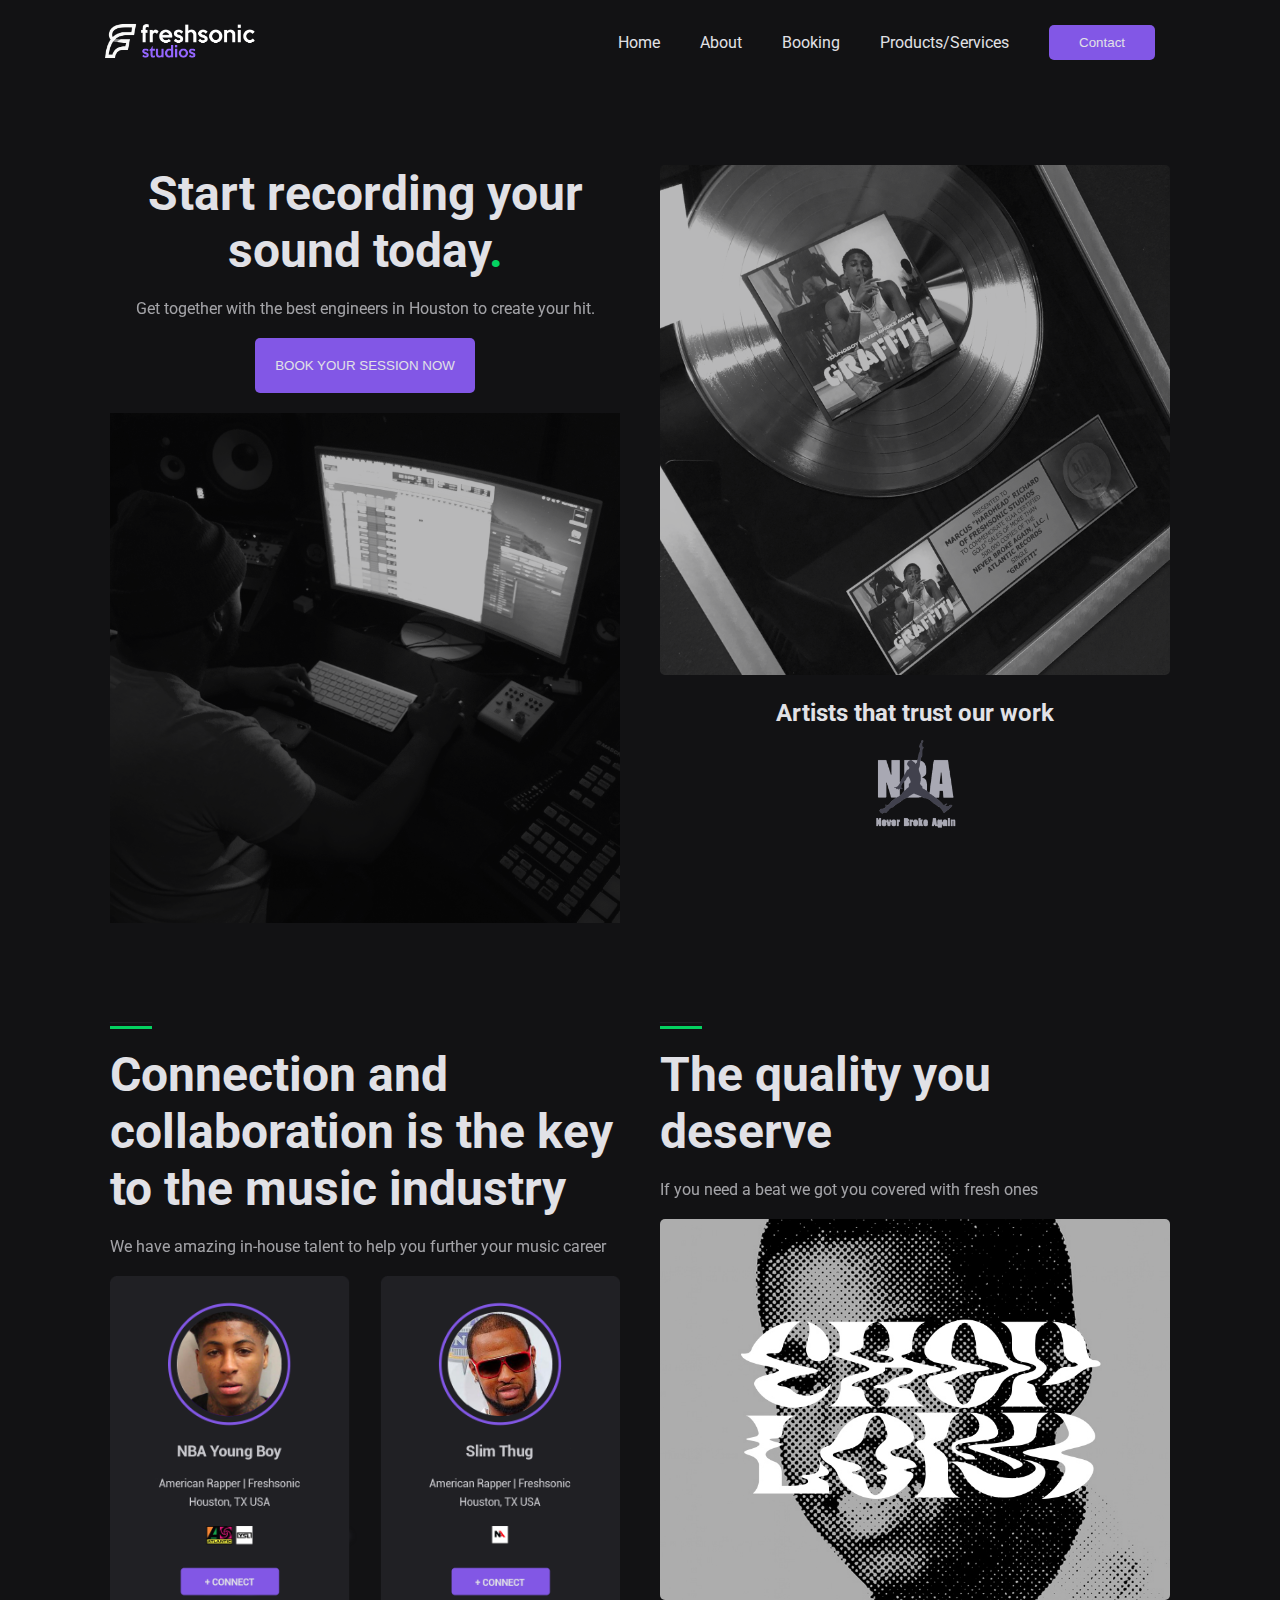
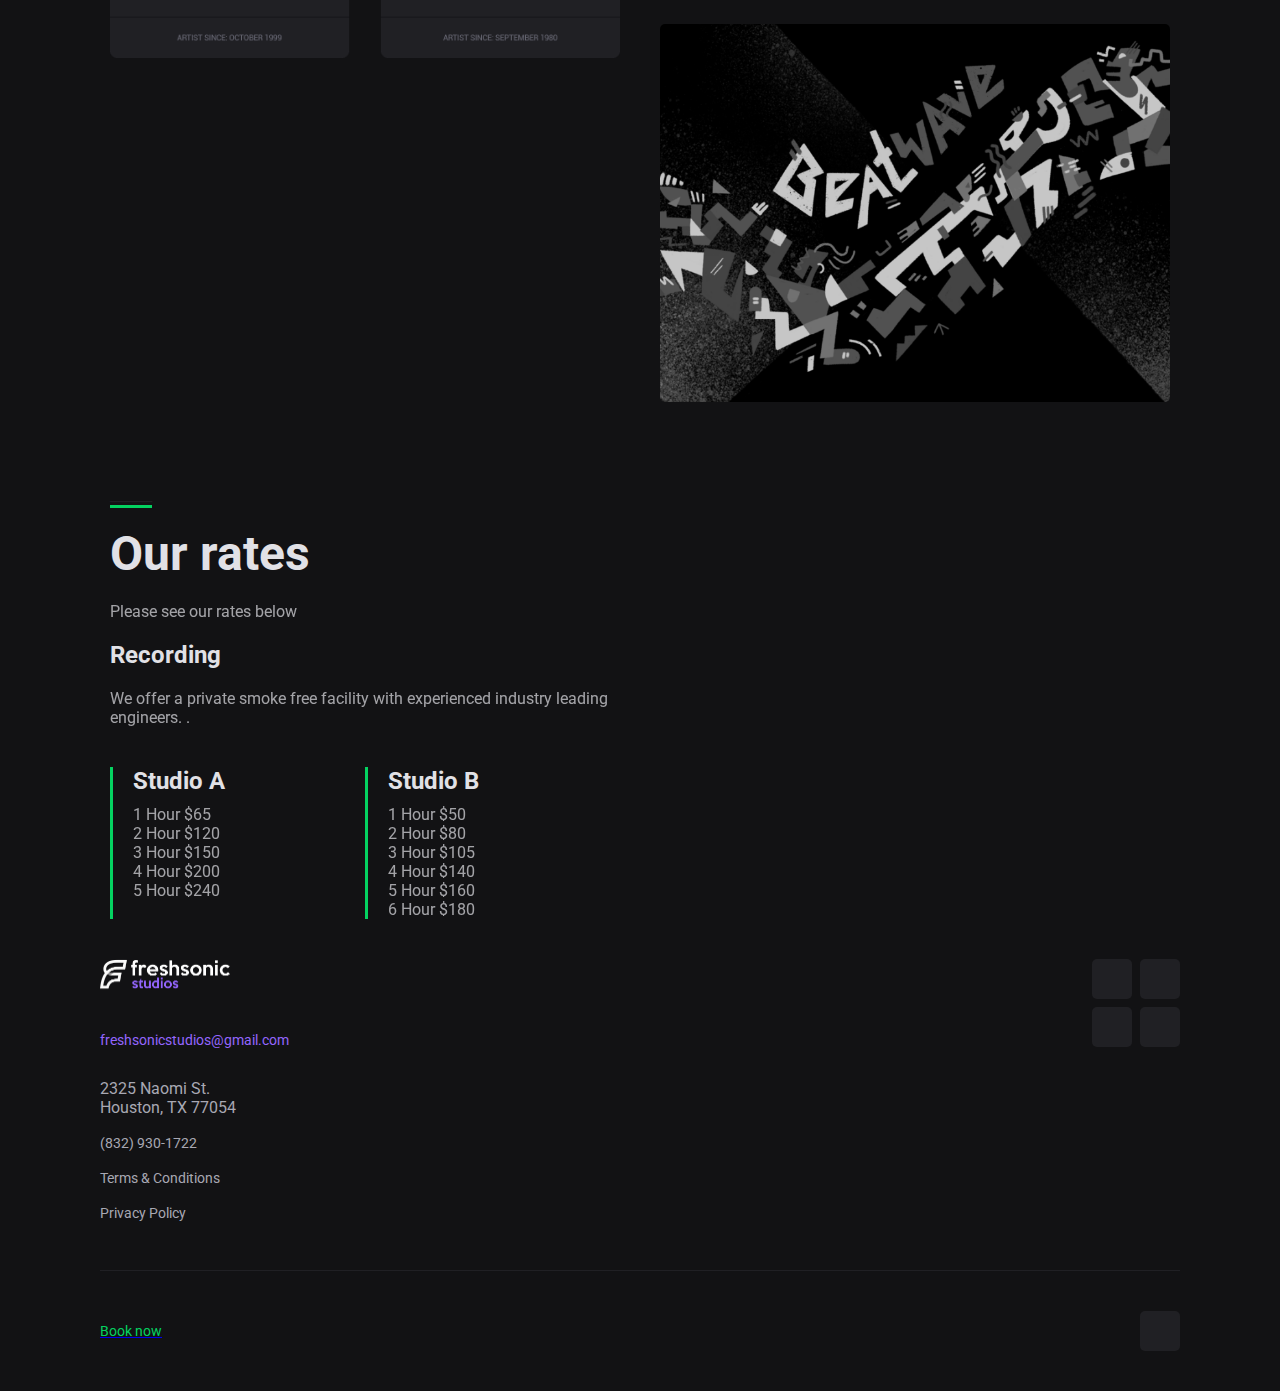
<file: index.html>
<!DOCTYPE html>
<html lang="en">
<head>

    <title>Best recording studio in Houston</title>

    <!-- Meta -->
    <meta charset="UTF-8">
    <meta name="viewport" content="width=device-width, initial-scale=1.0">
    <meta name="author" content="Pedro Lopes">

    <!-- Links -->
    <link href="assets/favicon.png" rel="icon" type="image/png">
    <link rel="stylesheet" href="styles/main.css">

    <!-- Fonts -->
    <link href="https://fonts.googleapis.com/css2?family=Roboto:wght@100;300;400;500;700;900&display=swap" rel="stylesheet">

    <!-- CDN -->
    <link rel="stylesheet" href="https://use.fontawesome.com/releases/v5.15.1/css/all.css" integrity="sha384-vp86vTRFVJgpjF9jiIGPEEqYqlDwgyBgEF109VFjmqGmIY/Y4HV4d3Gp2irVfcrp" crossorigin="anonymous">

    <!--Open Graph Protocol -->
    <meta property="og:title" content="Freshsonic Studios">
    <meta property="og:type" content="website">
    <meta property="og:url" content="https://www.freshsonicstudios.com/index.html">
    <meta property="og:image" content="assets/opengraph.png">
    <meta property="og:description" content="Best recording studio in Houston, TX."/>

    <!-- Scripts -->
    <script src="scripts/main.js" defer></script>


</head>
<body>
    <header id="top">
        <div class="nav">
            <img src="assets/logo.png" alt="Freshsonic Studios Logo">
            <button class="hamburger" id="hamburger">
                <i class="fas fa-bars"></i>
            </button>
            <div class="nav-ul" id="nav-ul">
                <li><a href="index.html">Home</a></li>
                <li><a href="about.html">About</a></li>
                <li><a href="https://www.genbook.com/bookings/slot/reservation/30216484">Booking</a></li>
                <li><a href="products.html">Products/Services</a></li>
                <li><a href="mailto:freshsonicstudios@gmail.com"><button>Contact</button></a></li>
                <ul class="social">
                    <li><a href="https://www.instagram.com/freshsonic/"><i class="fab fa-instagram"></i></a></li>
                    <li><a href="https://www.facebook.com/FreshSonicStudios/"><i class="fab fa-facebook"></i></a></li>
                    <li><a href="https://www.youtube.com/channel/UCmlp7F2vHjET_5No3iZdjwg?view_as=subscriber"><i class="fab fa-youtube"></i></a></li>
                    <li><a href="https://soundcloud.com/freshsonic-studios"><i class="fab fa-soundcloud"></i></a></li>
                </ul>
            </div>
        </div>
        
    </header>
    <main id="home-page">
        <div class="container">
            <h1>Start recording your sound today<span style="color:var(--color-green);">.</span></h1>
            <p>Get together with the best engineers in Houston to create your hit.</p>
            <a href="https://www.genbook.com/bookings/slot/reservation/30216484"><button>Book your session now</button></a>
            <img id="engineer" src="assets/engineer2.jpg" alt="engineer2">
        </div>
        <div class="container" id="artist-trust">
            <img id="gold-record" src="assets/gold-record.jpg" alt="Gold Record">
            <h2>Artists that trust our work</h2>
            <img id="artists" src="assets/nba-young-boy-logo.png" alt="NBA Young boy">
        </div>
        <div class="container" id="c3">
            <span>______</span>
            <h1>Connection and collaboration is the key to the music industry</h1>
            <p>We have amazing in-house talent to help you further your music career</p>
            <img src="assets/profile.png" alt="Artists profile">
        </div>
        <div class="container" id="c4">
            <span>______</span>
            <h1>The quality you deserve</h1>
            <p>If you need a beat we got you covered with fresh ones</p>
            <div class="wrapper">
                <div class="beat-card">
                    <img id="beat" src="assets/beat1.png" alt="Beat 1">
                </div>
                <div class="beat-card">
                    <img id="beat" src="assets/beat2.png" alt="Beat 2">
                </div>
            </div>
        </div>
        <div class="container" id="c5">
            <span>______</span>
            <h1>Our rates</h1>
            <p>Please see our rates below</p>
            <div class="wrapper">
                <h2>Recording</h2>
                <p>We offer a private smoke free facility with experienced industry leading engineers. .</p>
                <div class="rates-container">
                    <div class="rates-card">
                        <h2>Studio A</h2>
                        <p>
                            1 Hour $65<br>
                            2 Hour $120<br>
                            3 Hour $150<br>
                            4 Hour $200<br>
                            5 Hour $240<br>
                        </p>
                    </div>
                    <div class="rates-card">
                        <h2>Studio B</h2>
                        <p>
                            1 Hour $50<br>
                            2 Hour $80<br>
                            3 Hour $105<br>
                            4 Hour $140<br>
                            5 Hour $160<br>
                            6 Hour $180<br>
                        </p>
                    </div>
                </div>

            </div>
        </div>

    </main>
    <footer>
        <div class="grid-container">
            <img id="footer-logo" src="assets/logo.png" alt="Freshsonic Logo">

            <ul id="footer-links">
                <li style="color:var(--color-text);">2325 Naomi St.<br>Houston, TX 77054</li>
                <li><a href="tel:8329301722">(832) 930-1722</a></li>
                <li><a href="">Terms & Conditions</a></li>
                <li><a href="">Privacy Policy</a></li>
            </ul>

            <ul id="social-links">
                <li><a href="https://www.instagram.com/freshsonic/"><i class="fab fa-instagram"></i></a></li>
                <li><a href="https://www.facebook.com/FreshSonicStudios/"><i class="fab fa-facebook"></i></a></li>
                <li><a href="https://www.youtube.com/channel/UCmlp7F2vHjET_5No3iZdjwg?view_as=subscriber"><i class="fab fa-youtube"></i></a></li>
                <li><a href="https://soundcloud.com/freshsonic-studios"><i class="fab fa-soundcloud"></i></a></li>
            </ul>

            <a id="footer-email" href="mailto:freshsonicstudios@gmail.com">freshsonicstudios@gmail.com</a>

            <div id="footer-bottom">
                <a href="https://www.genbook.com/bookings/slot/reservation/30216484"><p>Book now</p></a>
                <button><a href="#top"><i class="fa fa-arrow-up"></i></a></button>
            </div>
        </div>
    </footer>
</body>
</html>
</file>
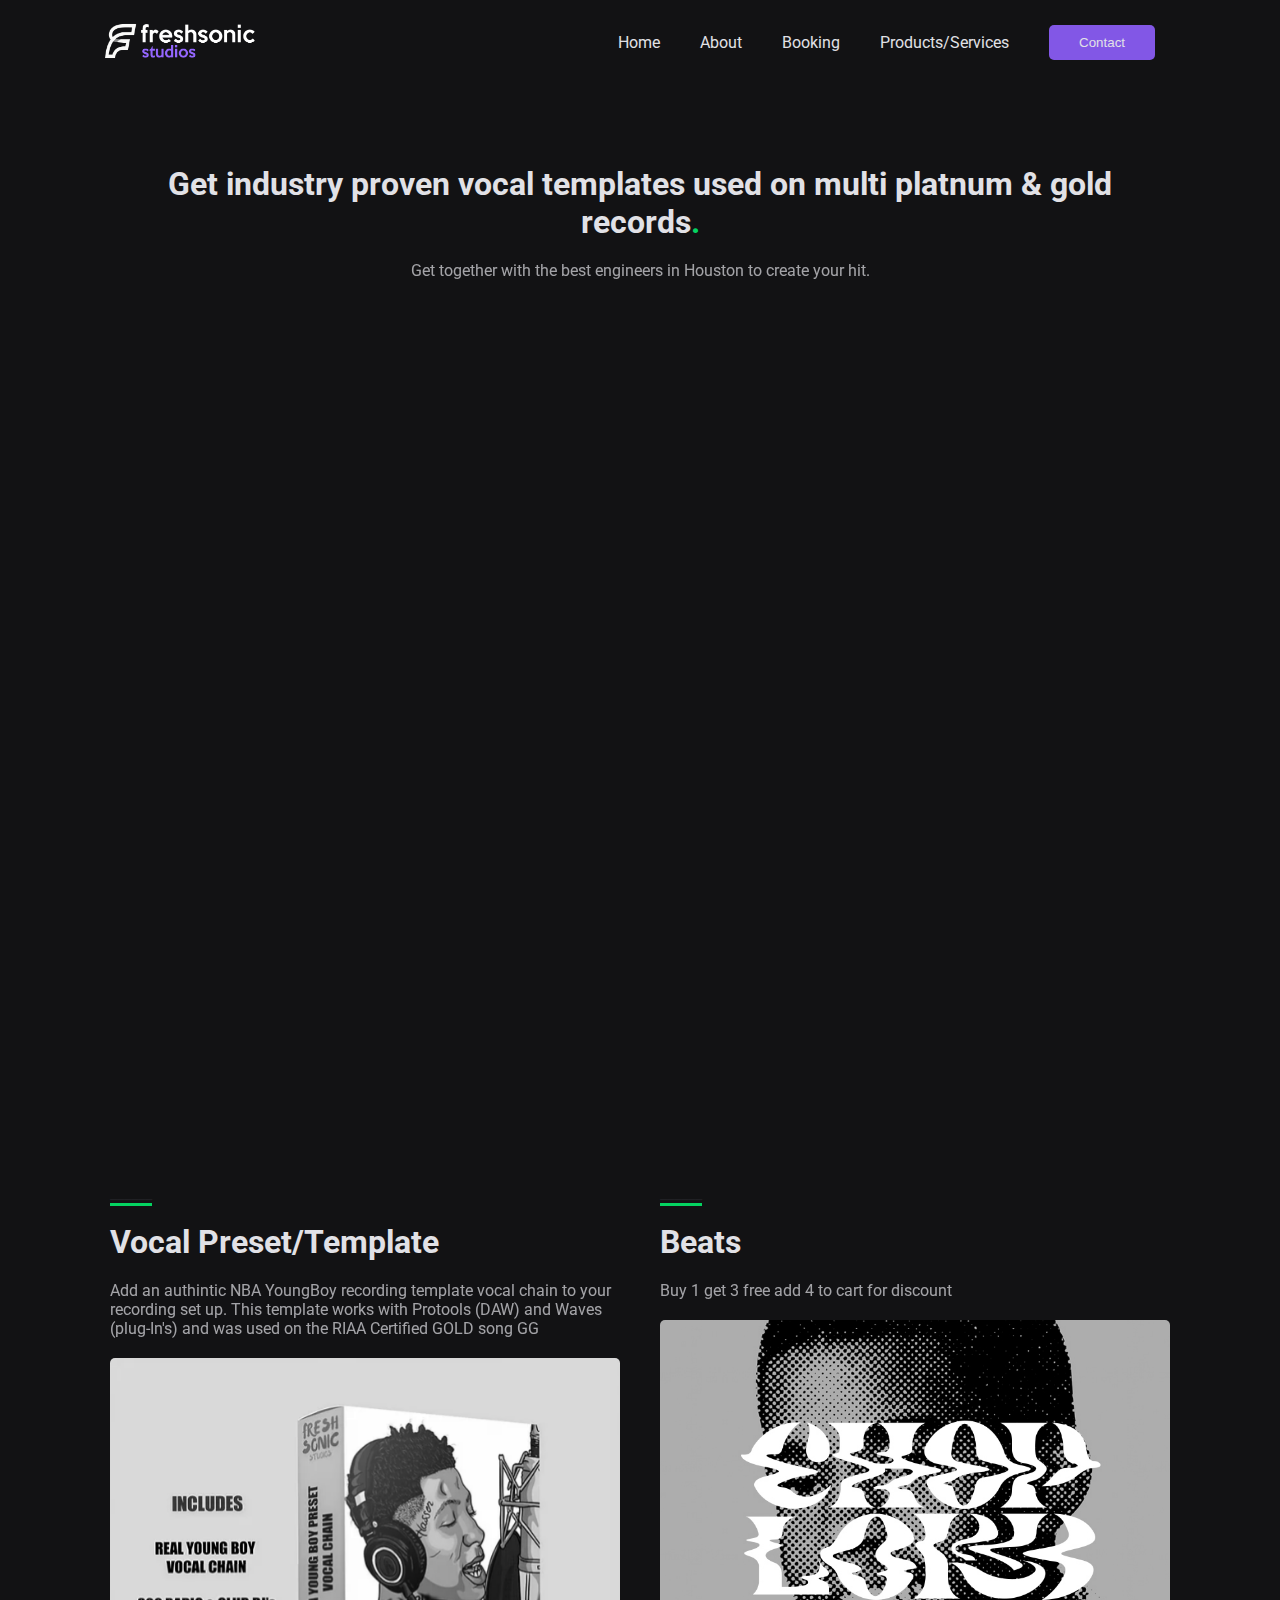
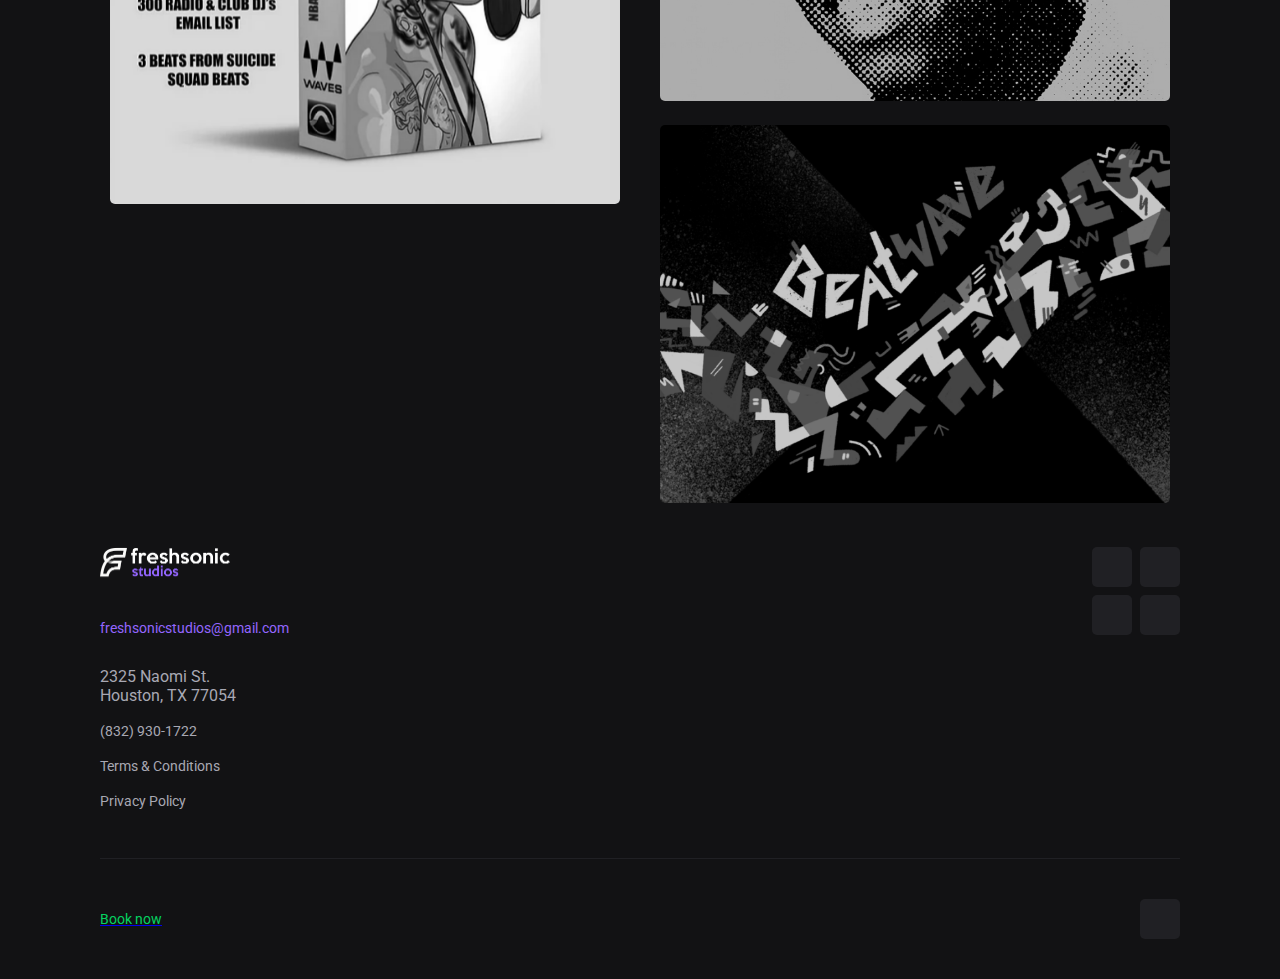
<file: products.html>
<!DOCTYPE html>
<html lang="en">
<head>

    <title>The best tools in Houston for recording</title>

    <!-- Meta -->
    <meta charset="UTF-8">
    <meta name="viewport" content="width=device-width, initial-scale=1.0">
    <meta name="author" content="Pedro Lopes">

    <!-- Links -->
    <link href="assets/favicon.png" rel="icon" type="image/png">
    <link rel="stylesheet" href="styles/main.css">

    <!-- Fonts -->
    <link href="https://fonts.googleapis.com/css2?family=Roboto:wght@100;300;400;500;700;900&display=swap" rel="stylesheet">

    <!-- CDN -->
    <link rel="stylesheet" href="https://use.fontawesome.com/releases/v5.15.1/css/all.css" integrity="sha384-vp86vTRFVJgpjF9jiIGPEEqYqlDwgyBgEF109VFjmqGmIY/Y4HV4d3Gp2irVfcrp" crossorigin="anonymous">

    <!--Open Graph Protocol -->
    <meta property="og:title" content="Freshsonic Studios">
    <meta property="og:type" content="website">
    <meta property="og:url" content="https://www.freshsonicstudios.com/products.html">
    <meta property="og:image" content="assets/opengraph-products.png">
    <meta property="og:description" content="The best tools in Houston for recording."/>

    <!-- Scripts -->
    <script src="scripts/main.js" defer></script>


</head>
<body>
    <header id="top">
        <div class="nav">
            <img src="assets/logo.png" alt="Freshsonic Studios Logo">
            <button class="hamburger" id="hamburger">
                <i class="fas fa-bars"></i>
            </button>
            <div class="nav-ul" id="nav-ul">
                <li><a href="index.html">Home</a></li>
                <li><a href="about.html">About</a></li>
                <li><a href="https://www.genbook.com/bookings/slot/reservation/30216484">Booking</a></li>
                <li><a href="products.html">Products/Services</a></li>
                <li><a href="mailto:freshsonicstudios@gmail.com"><button>Contact</button></a></li>
                <ul class="social">
                    <li><a href="https://www.instagram.com/freshsonic/"><i class="fab fa-instagram"></i></a></li>
                    <li><a href="https://www.facebook.com/FreshSonicStudios/"><i class="fab fa-facebook"></i></a></li>
                    <li><a href="https://www.youtube.com/channel/UCmlp7F2vHjET_5No3iZdjwg?view_as=subscriber"><i class="fab fa-youtube"></i></a></li>
                    <li><a href="https://soundcloud.com/freshsonic-studios"><i class="fab fa-soundcloud"></i></a></li>
                </ul>
            </div>
        </div>
        
    </header>
    <main id="products-page">
        <div class="container">
            <h1>Get industry proven vocal templates used on multi platnum & gold records<span style="color:var(--color-green);">.</span></h1>
            <p>Get together with the best engineers in Houston to create your hit.</p>
            <iframe width="560" height="315" src="https://www.youtube.com/embed/25QI6wS48aU" frameborder="0" allow="accelerometer; autoplay; clipboard-write; encrypted-media; gyroscope; picture-in-picture" allowfullscreen></iframe>
        </div>
        <div class="container-products">
            <div class="container" id="c1">
                <span>______</span>
                <h1>Vocal Preset/Template</h1>
                <p>Add an authintic NBA YoungBoy recording template vocal chain to your recording set up. This template works with Protools (DAW) and Waves (plug-In's) and was used on the RIAA Certified GOLD song GG</p>
                <div class="wrapper">
                    <div class="beat-card">
                        <img id="beat" src="assets/product1.png" alt="Beat 1">
                    </div>
                </div>
            </div>
            <div class="container" id="c1">
                <span>______</span>
                <h1>Beats</h1>
                <p>Buy 1 get 3 free add 4 to cart for discount</p>
                <div class="wrapper">
                    <div class="beat-card">
                        <img id="beat" src="assets/beat1.png" alt="Beat 1">
                    </div>
                    <div class="beat-card">
                        <img id="beat" src="assets/beat2.png" alt="Beat 1">
                    </div>
                </div>
            </div>
        </div>
        
       
    </main>
    <footer>
        <div class="grid-container">
            <img id="footer-logo" src="assets/logo.png" alt="Freshsonic Logo">

            <ul id="footer-links">
                <li style="color:var(--color-text);">2325 Naomi St.<br>Houston, TX 77054</li>
                <li><a href="tel:8329301722">(832) 930-1722</a></li>
                <li><a href="">Terms & Conditions</a></li>
                <li><a href="">Privacy Policy</a></li>
            </ul>

            <ul id="social-links">
                <li><a href="https://www.instagram.com/freshsonic/"><i class="fab fa-instagram"></i></a></li>
                <li><a href="https://www.facebook.com/FreshSonicStudios/"><i class="fab fa-facebook"></i></a></li>
                <li><a href="https://www.youtube.com/channel/UCmlp7F2vHjET_5No3iZdjwg?view_as=subscriber"><i class="fab fa-youtube"></i></a></li>
                <li><a href="https://soundcloud.com/freshsonic-studios"><i class="fab fa-soundcloud"></i></a></li>
            </ul>

            <a id="footer-email" href="mailto:freshsonicstudios@gmail.com">freshsonicstudios@gmail.com</a>

            <div id="footer-bottom">
                <a href="https://www.genbook.com/bookings/slot/reservation/30216484"><p>Book now</p></a>
                <button><a href="#top"><i class="fa fa-arrow-up"></i></a></button>
            </div>
        </div>
    </footer>
</body>
</html>
</file>
<file: styles/main.css>
:root {
    --color-background: #121214;
    --color-green: #04d361;
    --color-red: #e83f5b;
    --color-orange: #fd951f;
    --color-yellow: #f7df1e;
    --color-primary: #8257e6;
    --color-primary-hover: #9466ff;
    --color-secondary: #e1e1e6;
    --color-text: #a8a8b3;
    --color-support: #737380;
    --color-shape: #202024;
    --color-shape-hover: #29292e;
    --color-icons: #41414d;
    --color-borders: #323238;
    --color-black: #0d0d0f;
}

* {
    margin:0;
    padding:0;
    box-sizing: border-box;
}

body {
    background: var(--color-background);
    font-family: 'Roboto', sans-serif;
}

li {
    list-style-type: none;
}

/* NAV STYLING */
header .nav {
    display:flex;
    flex-wrap: wrap;
    align-items: center;
    justify-content: space-between;
    padding: 15px;
}

header .nav img {
    width:150px;
}

header .nav-ul {
    display:flex;
    align-items: center;
    justify-content: center;
    padding:0;
}

header .nav-ul li a {
    display: inline-block;
    color: var(--color-secondary);;
    padding: 10px 20px;
    text-decoration: none;
}

header .nav-ul li a button {
    padding: 10px 30px;
    background: var(--color-primary);
    border: none;
    border-radius: 5px;
    color: var(--color-secondary);
}

header .nav-ul li a button:hover {
    background: var(--color-primary-hover);
}

header .nav-ul .social {
    display:flex;
}

header .nav-ul .social li a {
    display: inline-block;
    color: var(--color-secondary);
    font-family: 'Roboto', sans-serif;
    padding: 10px;
    text-decoration: none;
}

header .nav-ul .social li a i {
    font-size:1.5rem;
}

header .nav .hamburger {
    background-color: transparent;
    border:0;
    color: var(--color-secondary);
    cursor:pointer;
    font-size: 20px;
    display:none;
}

header .nav .hamburger:focus {
    outline:none;
}

/* HOME */

#home-page .container{
    padding: 80px 20px 0;
    color: var(--color-secondary);
    text-align: center;
}

#home-page .container h1 {
    margin-bottom: 20px;
}

#home-page .container p {
    opacity: .7;
    margin-bottom: 20px;;
}

#home-page .container button {
    background: var(--color-primary);
    border: none;
    text-transform: uppercase;
    color: var(--color-secondary);
    padding: 20px 20px;
    border-radius: 5px;
}

#home-page .container button:hover {
    background: var(--color-primary-hover);
}

#home-page .container #engineer {
    margin-top: 20px;
    width: 100%;
    opacity: 0.7;
    filter: grayscale(100%);
}

#home-page .container #artists {
    margin-top: 10px;
    width: 100px;
}

#home-page #c3 {
    text-align: left;
}

#home-page #c3 span {
    color: var(--color-shape);
    border-bottom: 3px solid var(--color-green);
}

#home-page #c3 h1 {
    margin-top: 20px;;
}

#home-page #c3 img {
    width: 100%;
    margin-bottom: 20px;;
}

#home-page #c4 {
    text-align: left;
}

#home-page #c4 span {
    color: var(--color-shape);
    border-bottom: 3px solid var(--color-green);
}

#home-page #c4 h1 {
    margin-top: 20px;;
}

#home-page #c4 img {
    width: 100%;
}

#home-page #c4 .wrapper {
    display: grid;
    grid-template-columns: repeat(1,1fr);
    gap:20px;
}

#home-page #c4 .wrapper .beat-card #beat {
    border-radius: 5px;
    filter: grayscale(100%);
}

#home-page #c4 .wrapper .beat-card #beat:hover {
    filter: grayscale(0%);
}

#home-page #c5 {
    text-align: left;
}

#home-page #c5 span {
    color: var(--color-shape);
    border-bottom: 3px solid var(--color-green);
}

#home-page #c5 h1 {
    margin-top: 20px;;
}

#home-page #c5 img {
    width: 100%;
}

#home-page #c5 .wrapper {
    display: grid;
    grid-template-columns: repeat(1,1fr);
    gap:20px;
}

#home-page #c5 .wrapper .rates-container {
    display:grid;
    grid-template-columns: repeat(2, 1fr);
    justify-content: space-evenly;
}

#home-page #c5 .wrapper .rates-card {
    border-left: 3px solid var(--color-green);
    padding-left: 20px;
}

#home-page #c5 .wrapper .rates-card h2 {
    margin-bottom: 10px;
}

#home-page #c5 .wrapper .rates-card p {
    margin:0;
}

/* ABOUT */

#about-page .container{
    padding: 80px 20px 0;
    color: var(--color-secondary);
    text-align: center;
}

#about-page .container h1 {
    margin-bottom: 20px;
}

#about-page .container p {
    opacity: .7;
    margin-bottom: 20px;;
}

#about-page .container h2 {
    margin-top: 20px;
}

#about-page .container img {
    margin-top: 20px;
    width: 100%;
    /* height:300px; */
    opacity: 0.7;
    filter: grayscale(100%);
    margin-bottom: 20px;
    border-radius: 5px;
}

#about-page .container img:hover {
    filter: grayscale(0%);
}

#about-page .container button {
    background: var(--color-primary);
    border: none;
    text-transform: uppercase;
    color: var(--color-secondary);
    padding: 20px 20px;
    border-radius: 5px;
    margin-bottom: 40px;
}

#about-page .container button:hover {
    background: var(--color-primary-hover);
}

#about-page .container #studio {
    margin-top: 20px;
    width: 100%;
    opacity: 0.7;
    filter: grayscale(100%);
    margin-bottom: 20px;
    border-radius: 5px;
}

#about-page .container #studio:hover {
    filter: grayscale(0%);
}

#about-page #c1 {
    text-align: left;
}

#about-page #c1 span {
    color: var(--color-shape);
    border-bottom: 3px solid var(--color-green);
}

#about-page #c1 h1 {
    margin-top: 20px;;
}

#about-page #c1 img {
    width: 100%;
}

#about-page #c1 .wrapper .studio-card #studio {
    border-radius: 5px;
    filter: grayscale(100%);
}

#about-page #c1 .wrapper .studio-card #studio:hover {
    filter: grayscale(0%);
}

/* PRODUCTS */

#products-page .container{
    padding: 80px 20px 0;
    color: var(--color-secondary);
    text-align: center;
}

#products-page .container h1 {
    margin-bottom: 20px;
}

#products-page .container p {
    opacity: .7;
    margin-bottom: 20px;;
}

#products-page .container iframe {
    width: 100%;
}

#products-page #c1 {
    text-align: left;
}

#products-page #c1 span {
    color: var(--color-shape);
    border-bottom: 3px solid var(--color-green);
}

#products-page #c1 h1 {
    margin-top: 20px;
}

#products-page #c1 img {
    width: 100%;
}

#products-page #c1 .wrapper {
    display: grid;
    grid-template-columns: repeat(1,1fr);
    gap:20px;
}

#products-page #c1 .wrapper .beat-card #beat {
    border-radius: 5px;
    filter: grayscale(100%);
}

#products-page #c1 .wrapper .beat-card #beat:hover {
    filter: grayscale(0%);
}

/* FOOTER */

footer {
    padding: 40px 0 40px 0;
}

footer .grid-container {
    display:grid;
    grid-template-columns: repeat(2,1fr);
    justify-items: flex-end;
    grid-column-gap: 0;
    grid-row-gap:32px;
    padding: 0 20px !important;

    -webkit-box-align: center;

    align-items: center;

    width:100%;
    max-width: 1120px;
    margin:auto;
}

footer .grid-container #footer-logo {
    align-self: flex-start;
    grid-area: 1 / 1;
    max-width:130px;
    justify-self: flex-start;
}

footer .grid-container #footer-links {
    grid-area: 2 / 1;
    flex-direction: column;
    align-items: flex-start;
    display: flex;
    -webkit-box-pack: end;
    justify-content: flex-end;
    -webkit-box-align: center;
    width: 100%;
    list-style: none;
}

footer .grid-container #footer-links li {
    margin-bottom: 16px;
    margin-right: 24px;
}

footer .grid-container #footer-links li a {
    font-size: 14px;
    line-height: 16px;
    color: var(--color-text);
    -webkit-text-decoration: none;
    text-decoration: none;
}

footer .grid-container #social-links {
    width: auto;
    display:grid;
    grid-template-columns: repeat(2,40px);
    grid-auto-flow: row;
    grid-area: 1 / 2;
    justify-self: flex-end;
    grid-gap: 8px;
    list-style: none;
}

footer .grid-container #social-links li {
    background: var(--color-shape);
    width: 40px;
    height: 40px;
    border-radius: 5px;
    transition: all 0.2s ease;
}

footer .grid-container #social-links li a {
    display: flex;
    -webkit-box-pack: center;
    justify-content: center;
    -webkit-box-align: center;
    align-items: center;
    width: 100%;
    height: 100%;
    cursor: pointer;
    text-decoration: none;
    color:var(--color-primary-hover);
}

footer .grid-container #footer-email {
    grid-area: 1 / 1;
    font-size: 14px;
    justify-self: flex-start;
    align-self: flex-end;
    line-height: 1;
    text-decoration: none;
    color: var(--color-primary-hover);
}

footer .grid-container #footer-bottom {
    grid-area: 3 / 1;
    grid-column: 1 / -1;
    max-width: 100%;
    padding-top: 40px;
    border-top: 1px solid var(--color-shape);
    display: flex;
    -webkit-box-pack: justify;
    justify-content: space-between;
    -webkit-box-align: center;
    align-items: center;
    width: 100%;
}

footer .grid-container #footer-bottom p {
    font-size: 14px;
    line-height: 24px;
    color: var(--color-green);
}

footer .grid-container #footer-bottom button {
    width: 40px;
    height: 40px;
    border: none;
    border-radius: 5px;
    background: var(--color-shape);
    cursor: pointer;
    transition: all 0.2s ease;
    display: flex;
    -webkit-box-pack: center;
    justify-content: center;
    -webkit-box-align: center;
    align-items: center;
}

footer .grid-container #footer-bottom button a {
    color: var(--color-primary-hover);
}








/* MEDIA */

@media screen and (max-width: 767px) {

    header .nav {
        background: var(--color-shape);
    }

    header .nav .nav-ul {
        display:none;
        flex-direction: column;
        width:100%;
    }

    header .nav .hamburger {
        display: block;
    } 

    header .nav-ul.show {
        display: flex;
    }

    #home-page .container #gold-record {
        display:none;
    }
}

@media screen and (min-width: 767px) {
    header .nav {
        max-width:1100px;
        margin: 0 auto;
    }

    header .nav .nav-ul .social {
        display: none;
    }

    #home-page {
        max-width:1100px;
        margin:0 auto;
        display:grid;
        grid-template-columns: repeat(2,1fr);
    }

    #home-page .container h1 {
        font-size: 3rem;
    }

    #home-page #gold-record {
        width:100%;
        margin-bottom: 20px;
        opacity: 0.7;
        filter: grayscale(100%);
        margin-bottom: 20px;
        border-radius: 5px;

    }
    
    #about-page .container #gold-record:hover {
        filter: grayscale(0%);
    }

    #about-page {
        max-width:1100px;
        margin:0 auto;

    }
    #about-page .container-wrapper-top {
        display:grid;
        grid-template-columns: repeat(2,1fr);
        border-bottom: 1px solid var(--color-shape);
    }

    #about-page .container-wrapper-a {
        display:grid;
        grid-template-columns: repeat(2,1fr);
        gap:40px;
        margin-top: 40px;
        border-bottom: 1px solid var(--color-shape);
    }

 

    #about-page .container-wrapper-b {
        display:grid;
        grid-template-columns: repeat(2,1fr);
        gap:40px;
        margin-top: 40px;
        border-bottom: 1px solid var(--color-shape);
    }

    #about-page .container button {
        width:100%;
        margin-bottom: 40px;
    }

    #about-page .container-wrapper-bottom h1 {
        margin-top: 40px;
    }

    #products-page {
        max-width:1100px;
        margin:0 auto;

    }

    #products-page .container iframe {
        width: 100%;
        height:800px;
    }

    #products-page .container-products {
        display:grid;
        grid-template-columns: repeat(2,1fr);
    }
}
</file>
